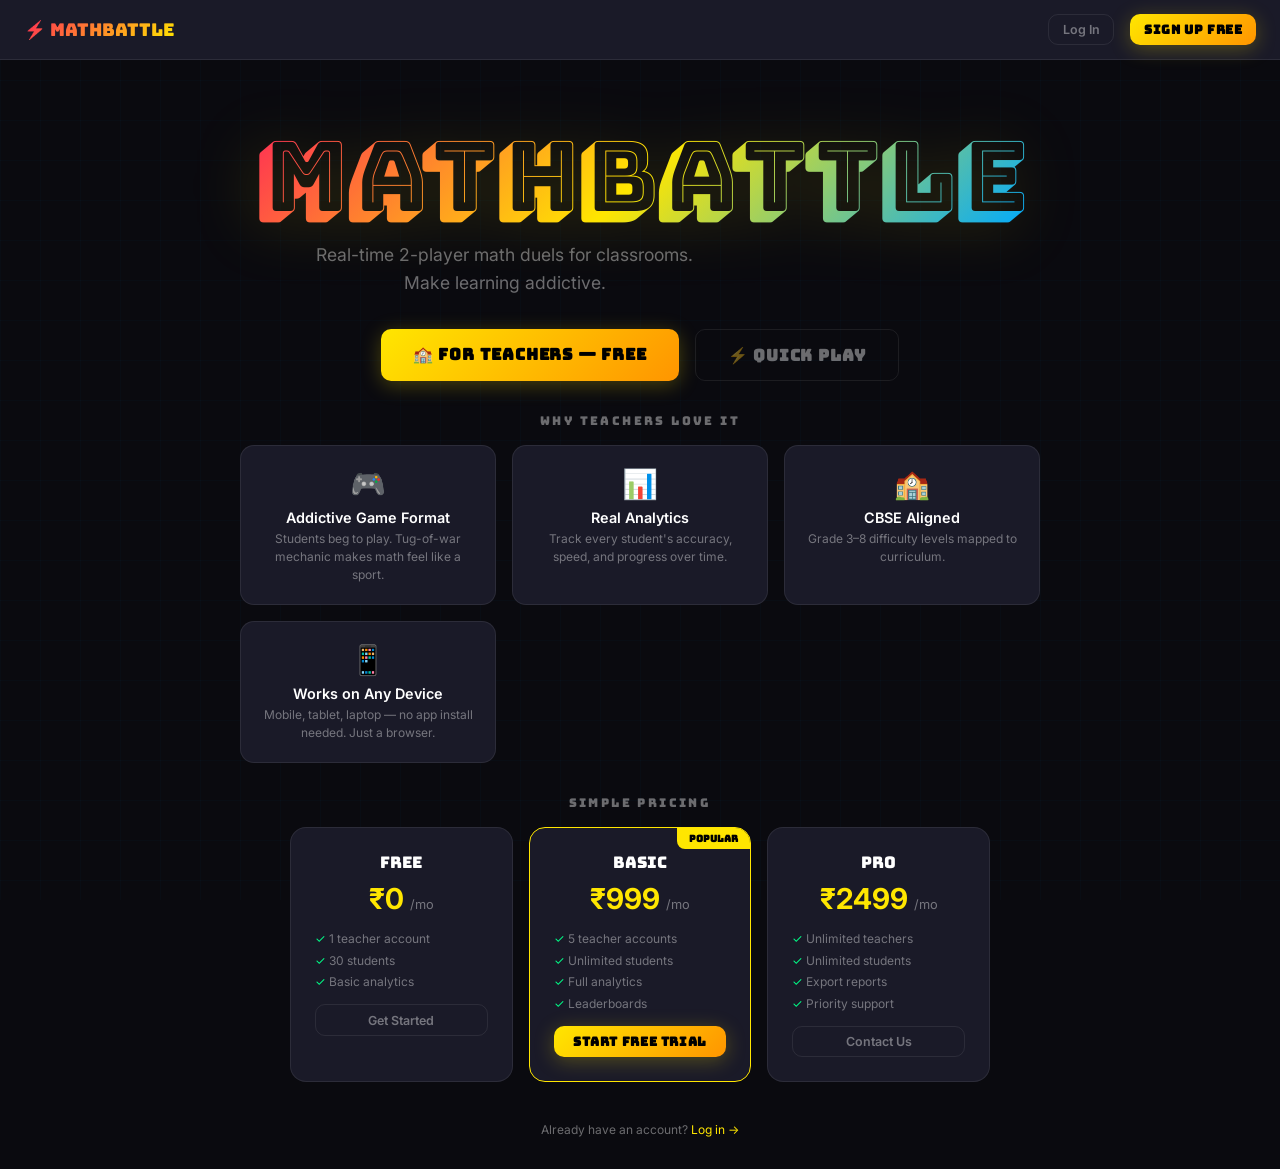
<file: templates/landing.html>
<!DOCTYPE html>
<html lang="en">
<head>
<meta charset="UTF-8"/>
<meta name="viewport" content="width=device-width,initial-scale=1"/>
<title>MathBattle — Real-time Math Duels for Classrooms</title>
<link rel="stylesheet" href="/static/shared.css"/>
<style>
.hero-title{font-family:'Bungee Shade',cursive;font-size:clamp(2.5rem,10vw,6rem);background:linear-gradient(135deg,var(--red),var(--yellow),var(--blue));-webkit-background-clip:text;-webkit-text-fill-color:transparent;background-clip:text;filter:drop-shadow(0 0 30px rgba(255,230,0,.25));line-height:1.1;}
.hero-sub{font-size:clamp(.9rem,2vw,1.1rem);color:var(--muted);max-width:500px;line-height:1.6;}
.hero-btns{display:flex;gap:1rem;flex-wrap:wrap;justify-content:center;}
.feature-grid{display:grid;grid-template-columns:repeat(auto-fit,minmax(200px,1fr));gap:1rem;max-width:800px;width:100%;}
.feature-card{background:var(--card);border:1px solid var(--border);border-radius:14px;padding:1.25rem;}
.feature-card .icon{font-size:1.8rem;margin-bottom:.5rem;}
.feature-card h3{font-size:.9rem;font-weight:600;margin-bottom:.25rem;}
.feature-card p{font-size:.75rem;color:var(--muted);line-height:1.5;}
.pricing-grid{display:grid;grid-template-columns:repeat(auto-fit,minmax(200px,1fr));gap:1rem;max-width:700px;width:100%;}
.plan-card{background:var(--card);border:1px solid var(--border);border-radius:16px;padding:1.5rem;text-align:center;position:relative;overflow:hidden;}
.plan-card.featured{border-color:var(--yellow);}
.plan-card.featured::before{content:'POPULAR';position:absolute;top:0;right:0;background:var(--yellow);color:#000;font-size:.6rem;font-weight:700;padding:.25rem .75rem;border-bottom-left-radius:8px;font-family:'Bungee',cursive;}
.plan-name{font-family:'Bungee',cursive;font-size:1rem;margin-bottom:.5rem;}
.plan-price{font-size:1.8rem;font-weight:700;color:var(--yellow);margin-bottom:.25rem;}
.plan-price span{font-size:.8rem;color:var(--muted);font-weight:400;}
.plan-features{list-style:none;margin:.75rem 0;font-size:.75rem;color:var(--muted);text-align:left;}
.plan-features li{padding:.2rem 0;}
.plan-features li::before{content:'✓ ';color:var(--green);}
</style>
</head>
<body>
<div class="page">
  <!-- Navbar -->
  <nav class="topbar">
    <span class="topbar-logo">⚡ MATHBATTLE</span>
    <div class="topbar-right">
      <a href="/login" class="btn btn-ghost btn-sm">Log In</a>
      <a href="/login#register" class="btn btn-primary btn-sm btn-bungee">Sign Up Free</a>
    </div>
  </nav>

  <!-- Hero -->
  <div style="display:flex;flex-direction:column;align-items:center;padding:4rem 1.5rem 2rem;gap:2rem;text-align:center;">
    <div>
      <div class="hero-title">MATHBATTLE</div>
      <p style="margin-top:.75rem;" class="hero-sub">Real-time 2-player math duels for classrooms.<br>Make learning addictive.</p>
    </div>
    <div class="hero-btns">
      <a href="/login#register" class="btn btn-primary btn-bungee" style="font-size:1rem;padding:.9rem 2rem;">🏫 For Teachers — Free</a>
      <a href="/play" class="btn btn-ghost btn-bungee" style="font-size:1rem;padding:.9rem 2rem;">⚡ Quick Play</a>
    </div>

    <!-- Features -->
    <div style="width:100%;max-width:800px;">
      <div class="section-label" style="margin-bottom:1rem;">Why Teachers Love It</div>
      <div class="feature-grid">
        <div class="feature-card"><div class="icon">🎮</div><h3>Addictive Game Format</h3><p>Students beg to play. Tug-of-war mechanic makes math feel like a sport.</p></div>
        <div class="feature-card"><div class="icon">📊</div><h3>Real Analytics</h3><p>Track every student's accuracy, speed, and progress over time.</p></div>
        <div class="feature-card"><div class="icon">🏫</div><h3>CBSE Aligned</h3><p>Grade 3–8 difficulty levels mapped to curriculum.</p></div>
        <div class="feature-card"><div class="icon">📱</div><h3>Works on Any Device</h3><p>Mobile, tablet, laptop — no app install needed. Just a browser.</p></div>
      </div>
    </div>

    <!-- Pricing -->
    <div style="width:100%;max-width:700px;">
      <div class="section-label" style="margin-bottom:1rem;">Simple Pricing</div>
      <div class="pricing-grid">
        <div class="plan-card">
          <div class="plan-name">FREE</div>
          <div class="plan-price">₹0 <span>/mo</span></div>
          <ul class="plan-features"><li>1 teacher account</li><li>30 students</li><li>Basic analytics</li></ul>
          <a href="/login#register" class="btn btn-ghost btn-full btn-sm">Get Started</a>
        </div>
        <div class="plan-card featured">
          <div class="plan-name">BASIC</div>
          <div class="plan-price">₹999 <span>/mo</span></div>
          <ul class="plan-features"><li>5 teacher accounts</li><li>Unlimited students</li><li>Full analytics</li><li>Leaderboards</li></ul>
          <a href="/login#register" class="btn btn-primary btn-full btn-sm btn-bungee">Start Free Trial</a>
        </div>
        <div class="plan-card">
          <div class="plan-name">PRO</div>
          <div class="plan-price">₹2499 <span>/mo</span></div>
          <ul class="plan-features"><li>Unlimited teachers</li><li>Unlimited students</li><li>Export reports</li><li>Priority support</li></ul>
          <a href="/login#register" class="btn btn-ghost btn-full btn-sm">Contact Us</a>
        </div>
      </div>
    </div>

    <p style="color:var(--muted);font-size:.75rem;margin-top:.5rem;">
      Already have an account? <a href="/login" style="color:var(--yellow);text-decoration:none;">Log in →</a>
    </p>
  </div>
</div>
<div class="toast" id="toast"></div>
<script src="/static/shared.js"></script>
<script>
  // If already logged in, redirect to dashboard
  (async () => {
    const user = await MB.verifyAuth();
    if (user && user.role === 'teacher') window.location.href = '/dashboard';
  })();
</script>
</body>
</html>
</file>
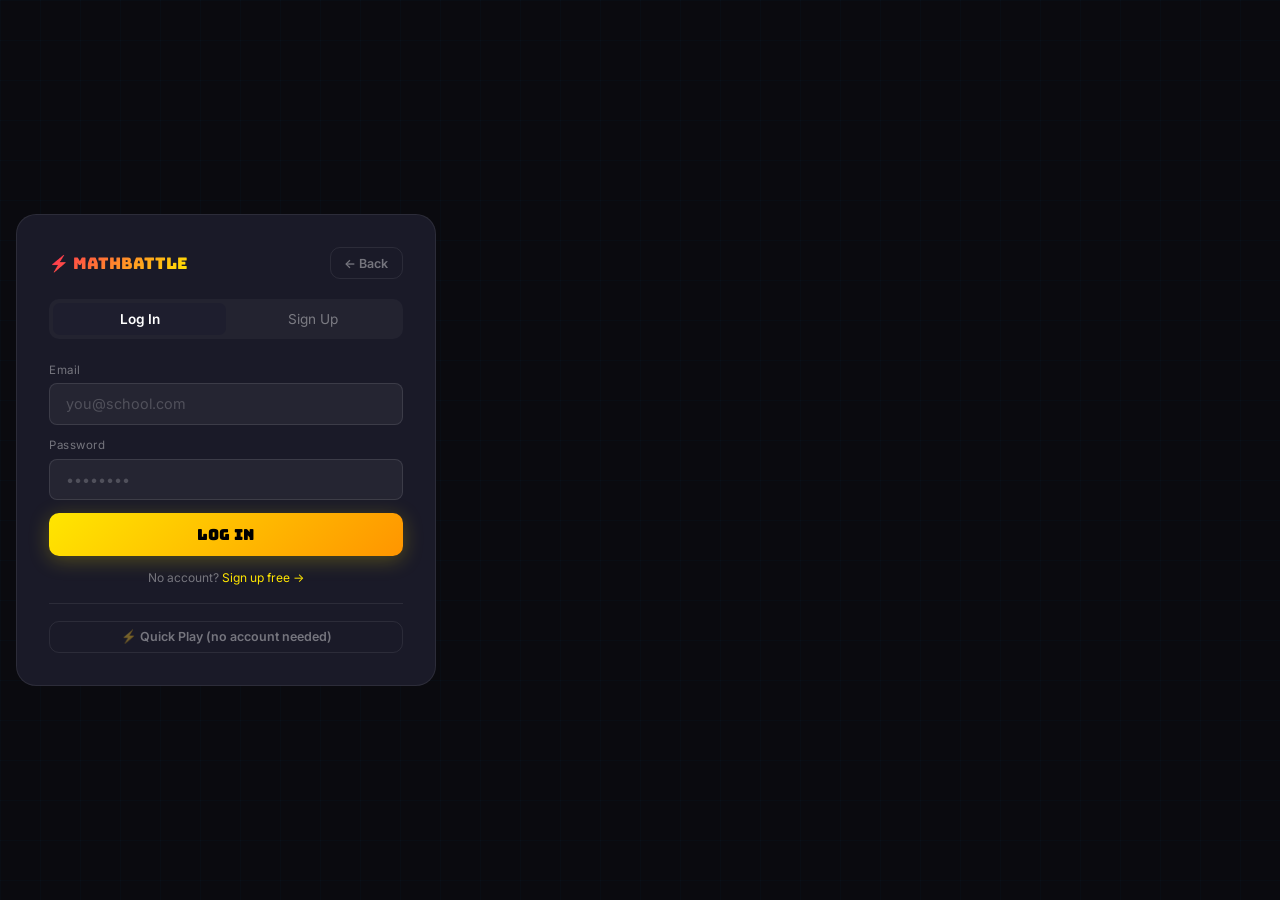
<file: templates/login.html>
<!DOCTYPE html>
<html lang="en">
<head>
<meta charset="UTF-8"/>
<meta name="viewport" content="width=device-width,initial-scale=1"/>
<title>Login — MathBattle</title>
<link rel="stylesheet" href="/static/shared.css"/>
<style>
body{display:flex;align-items:center;justify-content:center;min-height:100vh;padding:1rem;}
.auth-box{background:var(--card);border:1px solid var(--border);border-radius:20px;padding:2rem;width:100%;max-width:420px;}
.auth-tabs{display:flex;gap:0;margin-bottom:1.5rem;background:rgba(255,255,255,.04);border-radius:10px;padding:4px;}
.auth-tab{flex:1;padding:.5rem;border:none;background:transparent;color:var(--muted);font-family:'Inter',sans-serif;font-size:.85rem;cursor:pointer;border-radius:7px;transition:all .2s;}
.auth-tab.active{background:var(--card2);color:#fff;font-weight:600;}
.role-selector{display:grid;grid-template-columns:1fr 1fr;gap:.5rem;}
.role-btn{padding:.65rem;border-radius:10px;border:1px solid var(--border);background:transparent;color:var(--muted);font-family:'Inter',sans-serif;font-size:.8rem;cursor:pointer;transition:all .2s;text-align:center;}
.role-btn.active{background:rgba(255,230,0,.1);border-color:var(--yellow);color:var(--yellow);}
.role-icon{font-size:1.2rem;display:block;margin-bottom:.25rem;}
</style>
</head>
<body>
<div class="page" style="width:100%;">
<div class="auth-box">
  <div style="display:flex;align-items:center;justify-content:space-between;margin-bottom:1.25rem;">
    <a href="/" class="topbar-logo" style="font-size:1rem;">⚡ MATHBATTLE</a>
    <a href="/" class="btn btn-ghost btn-sm">← Back</a>
  </div>

  <div class="auth-tabs">
    <button class="auth-tab active" id="tab-login"    onclick="switchTab('login')">Log In</button>
    <button class="auth-tab"        id="tab-register" onclick="switchTab('register')">Sign Up</button>
  </div>

  <!-- LOGIN -->
  <div id="form-login">
    <div class="form-grid">
      <div class="field"><label>Email</label><input type="email" id="login-email" placeholder="you@school.com" autocomplete="email"/></div>
      <div class="field"><label>Password</label><input type="password" id="login-password" placeholder="••••••••"/></div>
      <button class="btn btn-primary btn-full btn-bungee" onclick="doLogin()">LOG IN</button>
      <div style="text-align:center;font-size:.75rem;color:var(--muted);">
        No account? <a href="#" onclick="switchTab('register')" style="color:var(--yellow);text-decoration:none;">Sign up free →</a>
      </div>
      <div class="divider"></div>
      <a href="/play" class="btn btn-ghost btn-full btn-sm" style="text-align:center;">⚡ Quick Play (no account needed)</a>
    </div>
  </div>

  <!-- REGISTER -->
  <div id="form-register" style="display:none;">
    <div class="form-grid">
      <div class="role-selector">
        <button class="role-btn active" id="role-teacher" onclick="selectRole('teacher')">
          <span class="role-icon">👩‍🏫</span>I'm a Teacher
        </button>
        <button class="role-btn" id="role-student" onclick="selectRole('student')">
          <span class="role-icon">🎒</span>I'm a Student
        </button>
      </div>
      <div class="field"><label>Full Name</label><input type="text" id="reg-name" placeholder="Your name"/></div>
      <div class="field"><label>Email</label><input type="email" id="reg-email" placeholder="you@school.com" autocomplete="email"/></div>
      <div class="field" id="school-field"><label>School Name</label><input type="text" id="reg-school" placeholder="e.g. Delhi Public School"/></div>
      <div class="field"><label>Password</label><input type="password" id="reg-password" placeholder="Min 6 characters"/></div>
      <button class="btn btn-primary btn-full btn-bungee" onclick="doRegister()">CREATE ACCOUNT</button>
    </div>
  </div>
</div>
</div>

<div class="toast" id="toast"></div>
<script src="/static/shared.js"></script>
<script>
let regRole = 'teacher';

// Check hash for deep link e.g. /login#register
if (location.hash === '#register') switchTab('register');

// If already logged in → redirect
(async () => {
  const user = await MB.verifyAuth();
  if (user) { window.location.href = user.role === 'teacher' ? '/dashboard' : '/play'; }
})();

function switchTab(tab) {
  document.getElementById('tab-login').classList.toggle('active', tab==='login');
  document.getElementById('tab-register').classList.toggle('active', tab==='register');
  document.getElementById('form-login').style.display    = tab==='login'    ? 'block' : 'none';
  document.getElementById('form-register').style.display = tab==='register' ? 'block' : 'none';
  history.replaceState(null,'', tab==='register' ? '#register' : '#');
}

function selectRole(r) {
  regRole = r;
  document.getElementById('role-teacher').classList.toggle('active', r==='teacher');
  document.getElementById('role-student').classList.toggle('active', r==='student');
  document.getElementById('school-field').style.display = r==='teacher' ? 'flex' : 'none';
}

async function doLogin() {
  const email = document.getElementById('login-email').value.trim();
  const pw    = document.getElementById('login-password').value;
  if (!email || !pw) { showToast('Fill all fields!','bad'); return; }
  const res  = await MB.fetch('/api/auth/login', {method:'POST', body:{email, password:pw}});
  const data = await res.json();
  if (data.error) { showToast(data.error,'bad'); return; }
  MB.saveAuth(data.token, data.user);
  window.location.href = data.user.role === 'teacher' ? '/dashboard' : '/play';
}

async function doRegister() {
  const name   = document.getElementById('reg-name').value.trim();
  const email  = document.getElementById('reg-email').value.trim();
  const pw     = document.getElementById('reg-password').value;
  const school = document.getElementById('reg-school')?.value.trim() || '';
  if (!name || !email || !pw) { showToast('Fill all fields!','bad'); return; }
  const res  = await MB.fetch('/api/auth/register', {method:'POST', body:{name, email, password:pw, role:regRole, school}});
  const data = await res.json();
  if (data.error) { showToast(data.error,'bad'); return; }
  MB.saveAuth(data.token, data.user);
  window.location.href = data.user.role === 'teacher' ? '/dashboard' : '/play';
}
</script>
</body>
</html>
</file>
<file: static/shared.css>
/* ════════════════════════════════════════
   MATHBATTLE — shared.css
   ════════════════════════════════════════ */
@import url('https://fonts.googleapis.com/css2?family=Bungee&family=Bungee+Shade&family=Space+Mono:wght@400;700&family=Inter:wght@400;500;600;700&display=swap');

:root {
  --red:#ff2d55; --blue:#0af; --yellow:#ffe600; --green:#00ff88; --purple:#a855f7;
  --dark:#0a0a0f; --surface:#12121a; --card:#1a1a28; --card2:#1e1e2e;
  --border:rgba(255,255,255,0.08); --muted:rgba(255,255,255,0.4);
}
*{margin:0;padding:0;box-sizing:border-box;}
body{
  background:var(--dark);color:#fff;
  font-family:'Inter',sans-serif;
  min-height:100vh;overflow-x:hidden;
  -webkit-tap-highlight-color:transparent;
}
body::before{
  content:'';position:fixed;inset:0;
  background-image:linear-gradient(rgba(0,170,255,0.025) 1px,transparent 1px),
    linear-gradient(90deg,rgba(0,170,255,0.025) 1px,transparent 1px);
  background-size:40px 40px;pointer-events:none;z-index:0;
}
.page{position:relative;z-index:1;}

/* Buttons */
.btn{padding:.75rem 1.2rem;border-radius:10px;border:none;font-family:'Inter',sans-serif;font-weight:600;font-size:.9rem;cursor:pointer;transition:all .2s;touch-action:manipulation;display:inline-block;text-decoration:none;text-align:center;}
.btn-primary{background:linear-gradient(135deg,var(--yellow),#ff9500);color:#000;box-shadow:0 4px 20px rgba(255,230,0,.25);}
.btn-primary:hover{transform:translateY(-2px);box-shadow:0 8px 30px rgba(255,230,0,.4);}
.btn-primary:active{transform:scale(.97);}
.btn-ghost{background:transparent;border:1px solid var(--border);color:var(--muted);}
.btn-ghost:hover{border-color:rgba(255,255,255,.25);color:#fff;}
.btn-red{background:rgba(255,45,85,.15);border:1px solid rgba(255,45,85,.3);color:var(--red);}
.btn-sm{padding:.45rem .85rem;font-size:.78rem;}
.btn-full{width:100%;}
.btn-bungee{font-family:'Bungee',cursive;letter-spacing:.05em;}

/* Inputs */
input[type="text"],input[type="email"],input[type="password"],select{
  width:100%;background:rgba(255,255,255,.05);border:1px solid rgba(255,255,255,.1);
  border-radius:8px;padding:.7rem 1rem;color:#fff;font-family:'Inter',sans-serif;
  font-size:.9rem;outline:none;transition:border-color .2s,box-shadow .2s;
}
input:focus,select:focus{border-color:rgba(255,230,0,.5);box-shadow:0 0 0 3px rgba(255,230,0,.08);}
input::placeholder{color:rgba(255,255,255,.2);}
select option{background:var(--card);color:#fff;}
.field{display:flex;flex-direction:column;gap:.4rem;}
.field label{font-size:.72rem;color:var(--muted);letter-spacing:.05em;}
.form-grid{display:flex;flex-direction:column;gap:.85rem;}

/* Cards */
.card{background:var(--card);border:1px solid var(--border);border-radius:16px;padding:1.5rem;}
.card-inner{background:var(--card2);border:1px solid var(--border);border-radius:14px;padding:1.25rem;display:flex;flex-direction:column;gap:.8rem;position:relative;overflow:hidden;}
.card-inner::before{content:'';position:absolute;top:0;left:0;right:0;height:3px;}
.card-red::before{background:linear-gradient(90deg,var(--red),var(--yellow));}
.card-blue::before{background:linear-gradient(90deg,var(--blue),var(--yellow));}
.card-inner h3{font-family:'Bungee',cursive;font-size:.95rem;}
.card-red h3{color:var(--red);}
.card-blue h3{color:var(--blue);}

/* Topbar */
.topbar{display:flex;align-items:center;justify-content:space-between;padding:.85rem 1.5rem;background:var(--card);border-bottom:1px solid var(--border);position:sticky;top:0;z-index:100;}
.topbar-logo{font-family:'Bungee',cursive;font-size:1.1rem;background:linear-gradient(135deg,var(--red),var(--yellow));-webkit-background-clip:text;-webkit-text-fill-color:transparent;background-clip:text;text-decoration:none;}
.topbar-right{display:flex;align-items:center;gap:1rem;}

/* Toast */
.toast{position:fixed;top:1rem;left:50%;transform:translateX(-50%) translateY(-120px);background:var(--card);border:1px solid var(--border);border-radius:12px;padding:.65rem 1.25rem;font-family:'Bungee',cursive;font-size:.85rem;z-index:1000;transition:transform .3s cubic-bezier(.34,1.56,.64,1);white-space:nowrap;max-width:90vw;text-align:center;}
.toast.show{transform:translateX(-50%) translateY(0);}
.toast.toast-good{border-color:var(--green);color:var(--green);}
.toast.toast-bad{border-color:var(--red);color:var(--red);}
.toast.toast-info{border-color:var(--yellow);color:var(--yellow);}

/* Diff pills */
.diff-pill{font-size:.6rem;padding:.15rem .5rem;border-radius:20px;font-weight:600;letter-spacing:.05em;display:inline-block;}
.diff-pill.easy{background:rgba(0,255,136,.1);color:var(--green);}
.diff-pill.medium{background:rgba(255,230,0,.1);color:var(--yellow);}
.diff-pill.hard{background:rgba(255,45,85,.1);color:var(--red);}

/* Modal */
.modal-backdrop{position:fixed;inset:0;background:rgba(0,0,0,.75);backdrop-filter:blur(6px);z-index:200;display:none;align-items:center;justify-content:center;padding:1rem;}
.modal-backdrop.open{display:flex;}
.modal{background:var(--card);border:1px solid var(--border);border-radius:20px;padding:1.75rem;width:100%;max-width:400px;}
.modal h3{font-family:'Bungee',cursive;font-size:1.1rem;margin-bottom:1.25rem;}

/* Waiting pulse */
.waiting-pulse{display:flex;gap:6px;align-items:center;justify-content:center;}
.waiting-pulse span{width:9px;height:9px;border-radius:50%;background:var(--yellow);animation:pulse-seq 1.2s infinite;}
.waiting-pulse span:nth-child(2){animation-delay:.2s;}
.waiting-pulse span:nth-child(3){animation-delay:.4s;}
@keyframes pulse-seq{0%,80%,100%{transform:scale(.6);opacity:.4;}40%{transform:scale(1);opacity:1;}}

/* Room code display */
.room-code-display{background:rgba(255,230,0,.05);border:1px dashed rgba(255,230,0,.3);border-radius:10px;padding:1rem;text-align:center;font-family:'Bungee',cursive;font-size:2rem;letter-spacing:.3em;color:var(--yellow);cursor:pointer;}
.share-row{display:flex;gap:.5rem;}
.share-row .btn{flex:1;font-size:.75rem;}

/* Team / diff selectors */
.team-selector{display:grid;grid-template-columns:1fr 1fr;gap:.4rem;}
.team-btn{padding:.55rem;border-radius:8px;border:1px solid var(--border);background:transparent;color:var(--muted);font-family:'Inter',sans-serif;font-size:.72rem;cursor:pointer;transition:all .2s;}
.team-btn.active-red{background:rgba(255,45,85,.15);border-color:var(--red);color:var(--red);}
.team-btn.active-blue{background:rgba(0,170,255,.15);border-color:var(--blue);color:var(--blue);}
.diff-selector{display:grid;grid-template-columns:repeat(3,1fr);gap:.4rem;}
.diff-btn{padding:.5rem .25rem;border-radius:7px;border:1px solid var(--border);background:transparent;color:var(--muted);font-family:'Inter',sans-serif;font-size:.65rem;cursor:pointer;transition:all .2s;text-align:center;}
.diff-btn.active-easy{background:rgba(0,255,136,.1);border-color:var(--green);color:var(--green);}
.diff-btn.active-medium{background:rgba(255,230,0,.1);border-color:var(--yellow);color:var(--yellow);}
.diff-btn.active-hard{background:rgba(255,45,85,.1);border-color:var(--red);color:var(--red);}

/* Section label */
.section-label{font-family:'Bungee',cursive;font-size:.75rem;letter-spacing:.2em;color:var(--muted);text-transform:uppercase;}
.divider{height:1px;background:var(--border);margin:.25rem 0;}
</file>
